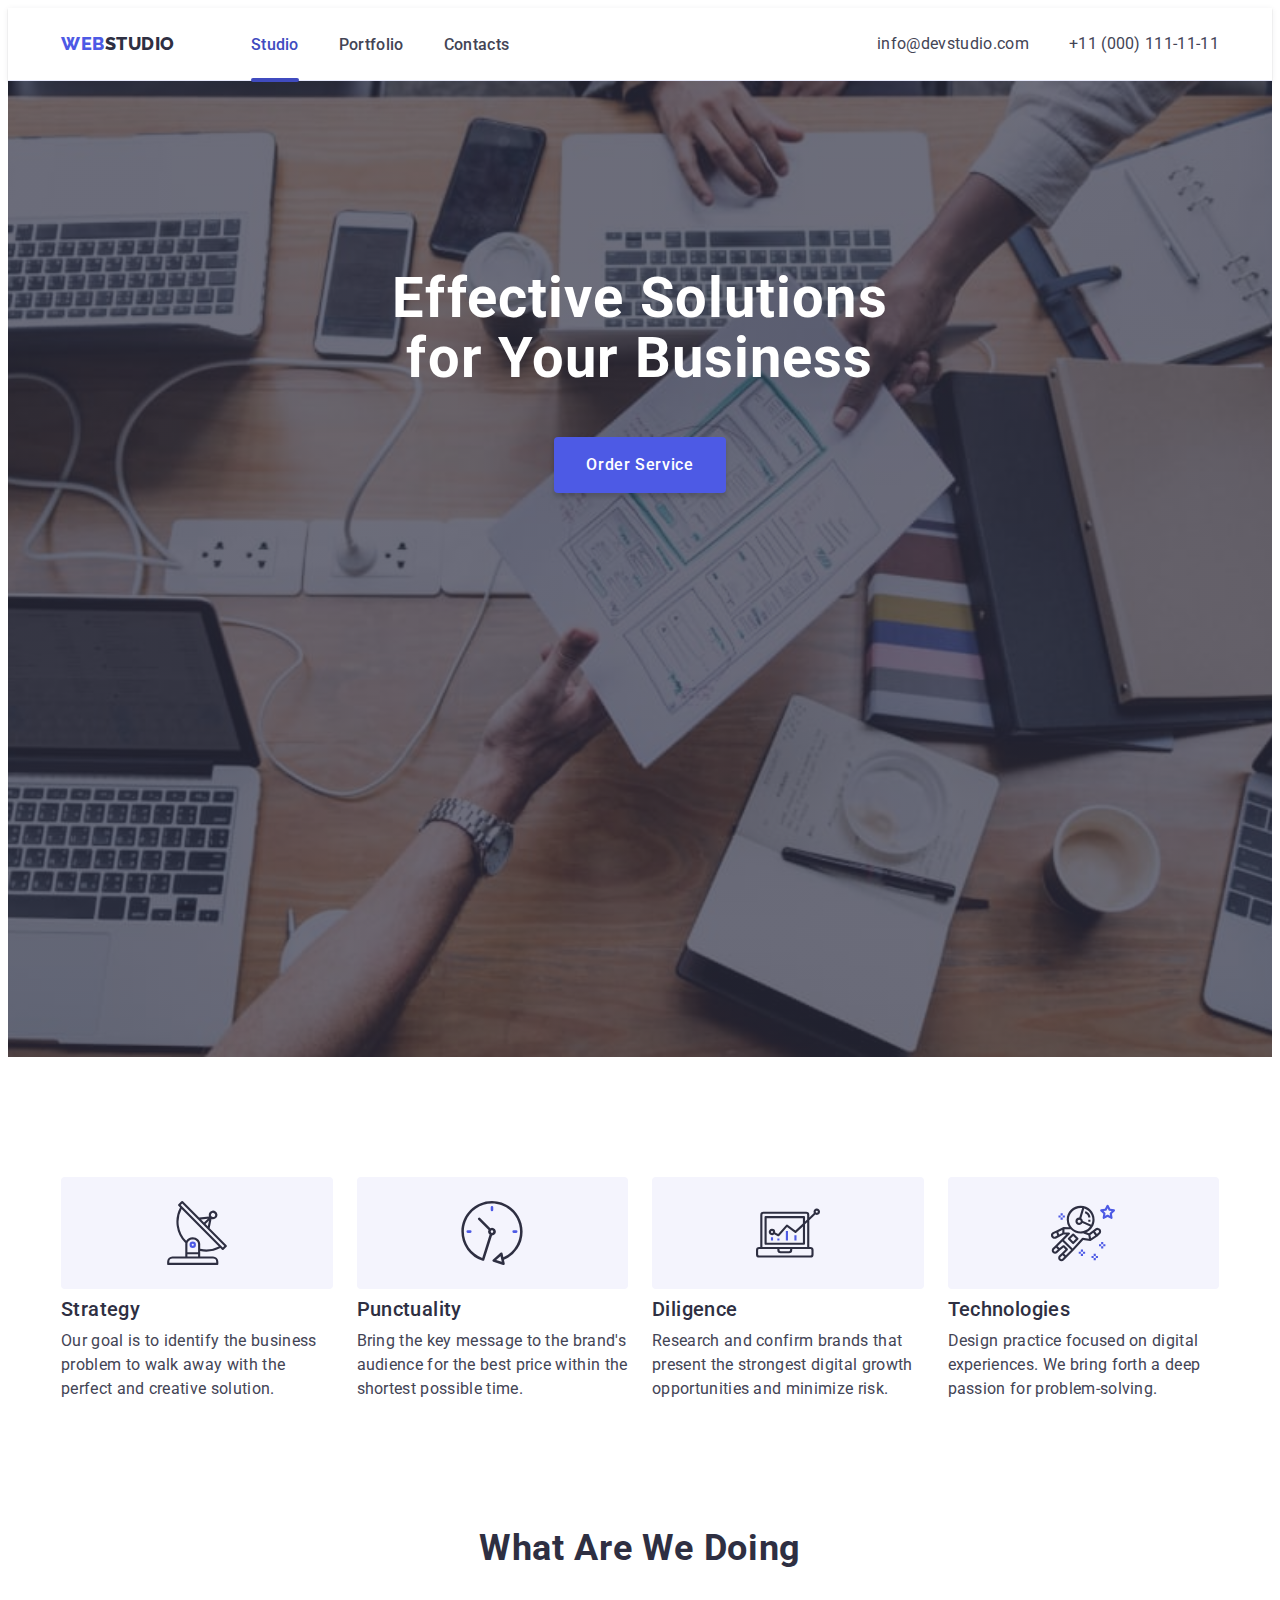
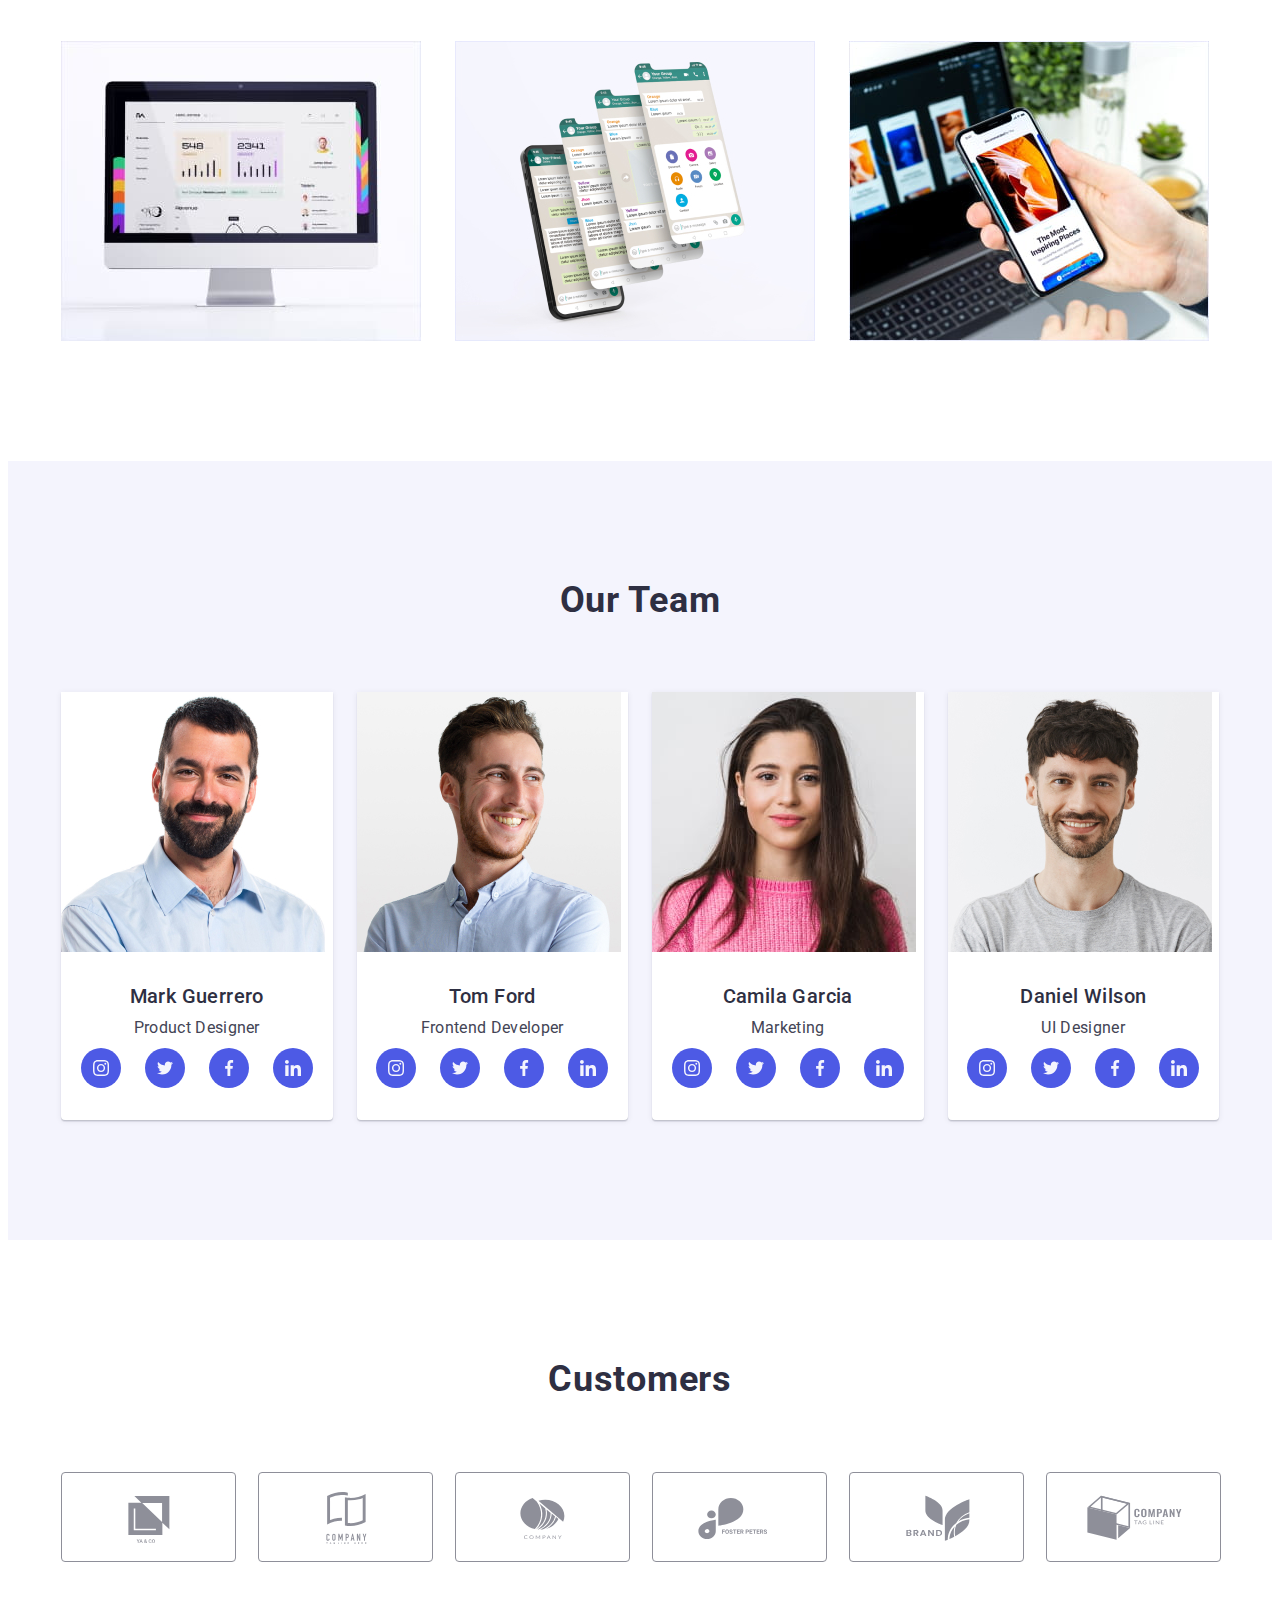
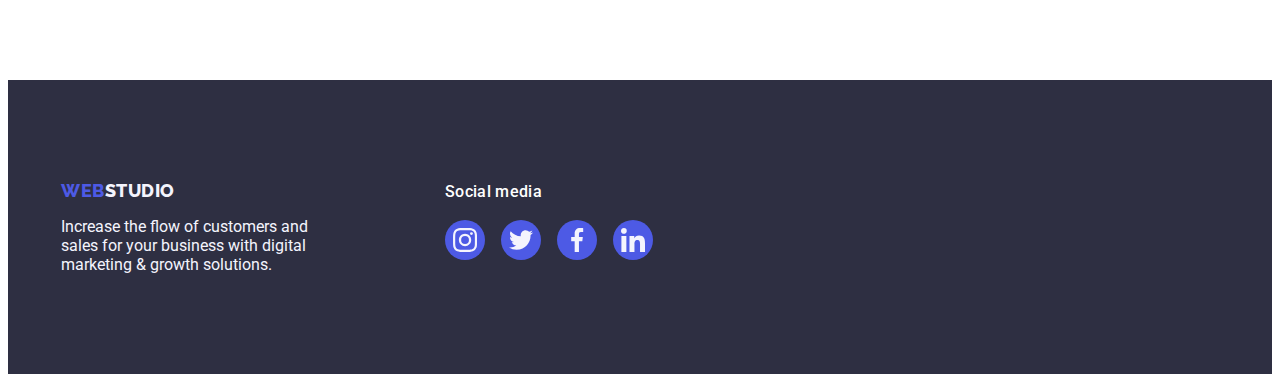
<file: index.html>
<!DOCTYPE html>
<html lang="en">
  <head>
    <meta charset="utf-8" />
    <title>Home work3</title>
    <link rel="preconnect" href="https://fonts.googleapis.com" />
    <link rel="preconnect" href="https://fonts.gstatic.com" crossorigin />
    <link
      href="https://fonts.googleapis.com/css2?family=Raleway:wght@800&family=Roboto:wght@400;500;700;900&display=swap"
      rel="stylesheet" />
    <link
      rel="stylesheet"
      href="https://cdnjs.cloudflare.com/ajax/libs/modern-normalize/1.1.0/modern-normalize.min.css"
      integrity="sha512-wpPYUAdjBVSE4KJnH1VR1HeZfpl1ub8YT/NKx4PuQ5NmX2tKuGu6U/JRp5y+Y8XG2tV+wKQpNHVUX03MfMFn9Q=="
      crossorigin="anonymous"
      referrerpolicy="no-referrer" />
    <link rel="stylesheet" href="./css/styles.css" />
  </head>

  <body>
    <header class="header-main">
      <div class="container">
        <nav class="nav-container">
          <a class="link logo" href="./index.html">Web<span class="logo-text-top">Studio</span> </a>
          <ul class="list menu-nav">
            <li class="logo-item"><a href="./index.html" class="link menu active-link">Studio</a></li>
            <li class="logo-item"><a href="./portfolio.html" class="link menu">Portfolio</a></li>
            <li class="logo-item"><a href="" class="link menu">Contacts</a></li>
          </ul>
        </nav>
        <address class="contacts">
          <ul class="list address-list">
            <li><a href="mailto:info@devstudio.com" class="link link-address">info@devstudio.com</a></li>
            <li><a href="tel:+110001111111" class="link link-address">+11 (000) 111-11-11</a></li>
          </ul>
        </address>
      </div>
    </header>
    <main>
      <!-- перша -->
      <section class="hero">
        <div class="container">
          <h1 class="solution">Effective Solutions for Your Business</h1>
          <button data-modal-open type="button" class="button">Order Service</button>
        </div>
        </section>
      <!-- друга -->
      <section class="features">
        <div class="container">
          <h2 class="visually-hidden">feature-list</h2>
          <ul class="features-list list">
            <li class="features-item">
              <div class="feature-conteiner">
              <svg class="feature-icons" width="64" height="64"><use href="./images/icons.svg#icon-antenna"></use>
              </svg> 
            </div> 
              <h3 class="header-list-item">Strategy</h3>
              <p class="feature-prg">
                Our goal is to identify the business problem to walk away with the perfect and creative solution.
              </p>
            </li>
            <li class="features-item">
              <div class="feature-conteiner">
                <svg class="feature-icons" width="64" height="64"><use href="./images/icons.svg#icon-clock"></use>
                </svg> 
              </div> 
              <h3 class="header-list-item">Punctuality</h3>
              <p class="feature-prg">
                Bring the key message to the brand's audience for the best price within the shortest possible time.
              </p>
            </li>
            <li class="features-item">
              <div class="feature-conteiner">
                <svg class="feature-icons" width="64" height="64"><use href="./images/icons.svg#icon-diagram"></use>
                </svg> 
              </div> 
              <h3 class="header-list-item">Diligence</h3>
              <p class="feature-prg">
                Research and confirm brands that present the strongest digital growth opportunities and minimize risk.
              </p>
            </li>
            <li class="features-item">
              <div class="feature-conteiner">
                <svg class="feature-icons" width="64" height="64"><use href="./images/icons.svg#icon-astronaut"></use>
                </svg> 
              </div> 
              <h3 class="header-list-item">Technologies</h3>
              <p class="feature-prg">
                Design practice focused on digital experiences. We bring forth a deep passion for problem-solving.
              </p>
            </li>
          </ul>
        </div>
      </section>
      <!-- третя -->
      <section class="projects">
        <div class="container">
          <h2 class="header-projects">What are we doing</h2>
          <ul class="projects-card list">
            <li class="projects-item">
              <a href="" class="link"> <img src="./images/pic1.jpg" alt="Projects-item" /></a>
            </li>
            <li class="projects-item">
              <a href="" class="link"> <img src="./images/pic2.jpg" alt="Projects-item" /></a>
            </li>
            <li class="projects-item">
              <a href="" class="link"> <img src="./images/pic3.jpg" alt="Projects-item" /></a>
            </li>
          </ul>
        </div>
      </section>
      <!-- четверта -->
      <section class="employees">
        <div class="container">
          <h2 class="header-projects">Our Team</h2>
           <ul class="employees-card list">
                <li class="employees-item">
              <img src="./images/pic4.jpg" alt="Product Disigner Mark Guerrero" />
              <div class="employees-text">
                <h3 class="header-list-item">Mark Guerrero</h3>
                <p class="feature-prg">Product Designer</p>
            <ul class="social-icons list">
                <li class="social-item">
                  <a href="" class="social-link">
                      <svg class="social" width="16" height="16"><use href="./images/icons.svg#icon-instagram"></use>
                      </svg></a> </li>
                <li class="social-item">
                  <a href="" class="social-link">
                      <svg class="social" width="16" height="16"><use href="./images/icons.svg#icon-twitter"></use>
                      </svg></a> </li>
                <li class="social-item">
                  <a href="" class="social-link">
                      <svg class="social" width="16" height="16"><use href="./images/icons.svg#icon-facebook"></use>
                      </svg></a></li>
                <li class="social-item">
                    <a href="" class="social-link">
                      <svg class="social" width="16" height="16"><use href="./images/icons.svg#icon-linkedin"></use>
                      </svg></a></li>
              </ul>
              </div>
            </li>
            <li class="employees-item">
              <img src="./images/pic5.jpg" alt="Frontend Developer Tom Ford" />
              <div class="employees-text">
                <h3 class="header-list-item">Tom Ford</h3>
                <p class="feature-prg">Frontend Developer</p>
 <ul class="social-icons list">
                <li class="social-item">
                  <a href="" class="social-link">
                      <svg class="social" width="16" height="16"><use href="./images/icons.svg#icon-instagram"></use>
                      </svg></a> </li>
                <li class="social-item">
                  <a href="" class="social-link">
                      <svg class="social" width="16" height="16"><use href="./images/icons.svg#icon-twitter"></use>
                      </svg></a> </li>
                <li class="social-item">
                  <a href="" class="social-link">
                      <svg class="social" width="16" height="16"><use href="./images/icons.svg#icon-facebook"></use>
                      </svg></a></li>
                <li class="social-item">
                    <a href="" class="social-link">
                      <svg class="social" width="16" height="16"><use href="./images/icons.svg#icon-linkedin"></use>
                      </svg></a></li>
              </ul>
              </div>
            </li>
            <li class="employees-item">
              <img src="./images/pic6.jpg" alt="Marketing Camila Garcia" />
              <div class="employees-text">
                <h3 class="header-list-item">Camila Garcia</h3>
                <p class="feature-prg">Marketing</p>
 <ul class="social-icons list">
                <li class="social-item">
                  <a href="" class="social-link">
                      <svg class="social" width="16" height="16"><use href="./images/icons.svg#icon-instagram"></use>
                      </svg></a> </li>
                <li class="social-item">
                  <a href="" class="social-link">
                      <svg class="social" width="16" height="16"><use href="./images/icons.svg#icon-twitter"></use>
                      </svg></a> </li>
                <li class="social-item">
                  <a href="" class="social-link">
                      <svg class="social" width="16" height="16"><use href="./images/icons.svg#icon-facebook"></use>
                      </svg></a></li>
                <li class="social-item">
                    <a href="" class="social-link">
                      <svg class="social" width="16" height="16"><use href="./images/icons.svg#icon-linkedin"></use>
                      </svg></a></li>
              </ul>
              </div>
            </li>
            <li class="employees-item">
              <img src="./images/pic7.jpg" alt="Ul Designer Daniel Wilson" />
              <div class="employees-text">
                <h3 class="header-list-item">Daniel Wilson</h3>
                <p class="feature-prg">UI Designer</p>
                 <ul class="social-icons list">
                <li class="social-item">
                  <a href="" class="social-link">
                      <svg class="social" width="16" height="16"><use href="./images/icons.svg#icon-instagram"></use>
                      </svg></a> </li>
                <li class="social-item">
                  <a href="" class="social-link">
                      <svg class="social" width="16" height="16"><use href="./images/icons.svg#icon-twitter"></use>
                      </svg></a> </li>
                <li class="social-item">
                  <a href="" class="social-link">
                      <svg class="social" width="16" height="16"><use href="./images/icons.svg#icon-facebook"></use>
                      </svg></a></li>
                <li class="social-item">
                    <a href="" class="social-link">
                      <svg class="social" width="16" height="16"><use href="./images/icons.svg#icon-linkedin"></use>
                      </svg></a></li>
              </ul>
              </div>
            </li>
          </ul>
        </div>
      </section>

      <!-- пята -->
      <section class="customers">
        <div class="container">
          <h2 class="header-projects">Customers</h2>
            <ul class="customers-card list">
              <li class="customers-item">
                <a href="" class="customers-link link">
                  <svg width="104" height="56" class="customers-list-icon">
                    <use href="./images/icons.svg#icon-first"></use>
                  </svg>
                </a>
              </li>
              <li class="customers-item">
              <a href="" class="customers-link link">
                <svg width="104" height="56" class="customers-list-icon">
                  <use href="./images/icons.svg#icon-second"></use>
                </svg>
              </a>
            </li>
            <li class="customers-item">
                <a href="" class="customers-link link">
                <svg width="104" height="56" class="customers-list-icon">
                  <use href="./images/icons.svg#icon-third"></use>
                </svg>
              </a>
            </li>
            <li class="customers-item">
                <a href="" class="customers-link link">
                <svg width="104" height="56" class="customers-list-icon">
                  <use href="./images/icons.svg#icon-fourth"></use>
                </svg>
              </a>
            </li>
            <li class="customers-item">
                <a href="" class="customers-link link">
                <svg width="104" height="56" class="customers-list-icon">
                  <use href="./images/icons.svg#icon-fifth"></use>
                </svg>
              </a>
            </li>
            <li class="customers-item">
                <a href="" class="customers-link link">
                <svg width="104" height="56" class="customers-list-icon">
                  <use href="./images/icons.svg#icon-sixth"></use>
                </svg>
              </a>
            </li>
            </ul>
          </div>
      </section>

    </main>

    <footer class="bottom">
      <div class="container bottom-container">
      <div class="bottom-logo-container">
          
        <a class="logo link" href="./index.html"> Web<span class="logo-text-bottom">Studio</span></a>
        <p class="text-bottom">
          Increase the flow of customers and sales for your business with digital marketing & growth solutions.
        </p>
     
      </div>
      <div class="social list">
        <p class="text-social">Social media</p> 
        <ul class="social-container list">
        <li class="social-item">
          <a href="" class="footer-link">
              <svg class="social" width="24" height="24"><use href="./images/icons.svg#icon-instagram"></use>
              </svg>
            </a> 
            </li>
        <li class="social-item">
          <a href="" class="footer-link">
              <svg class="social" width="24" height="24"><use href="./images/icons.svg#icon-twitter"></use>
              </svg>
            </a> 
          </li>
        <li class="social-item">
          <a href="" class="footer-link">
              <svg class="social" width="24" height="24">
                <use href="./images/icons.svg#icon-facebook"></use>
              </svg>
            </a>
            </li>
        <li class="social-item">
            <a href="" class="footer-link">
              <svg class="social" width="24" height="24">
                <use href="./images/icons.svg#icon-linkedin"></use>
              </svg>
            </a>
            </li>
            </ul> 
          </div> 
        </div>
       </footer>
       
       <div data-modal class="backdrop is-hidden">
    <div class="modal">
      <button data-modal-close class="modal-close-btn" type="button">
        <svg class="close" width="8" height="8"> 
          <use href="./images/icons.svg#icon-close-black"></use>
        </svg>
      </button>
      

    </div>
  </div>
   
    <script src="./js/modal.js"></script>
  </body>
</html>
</file>
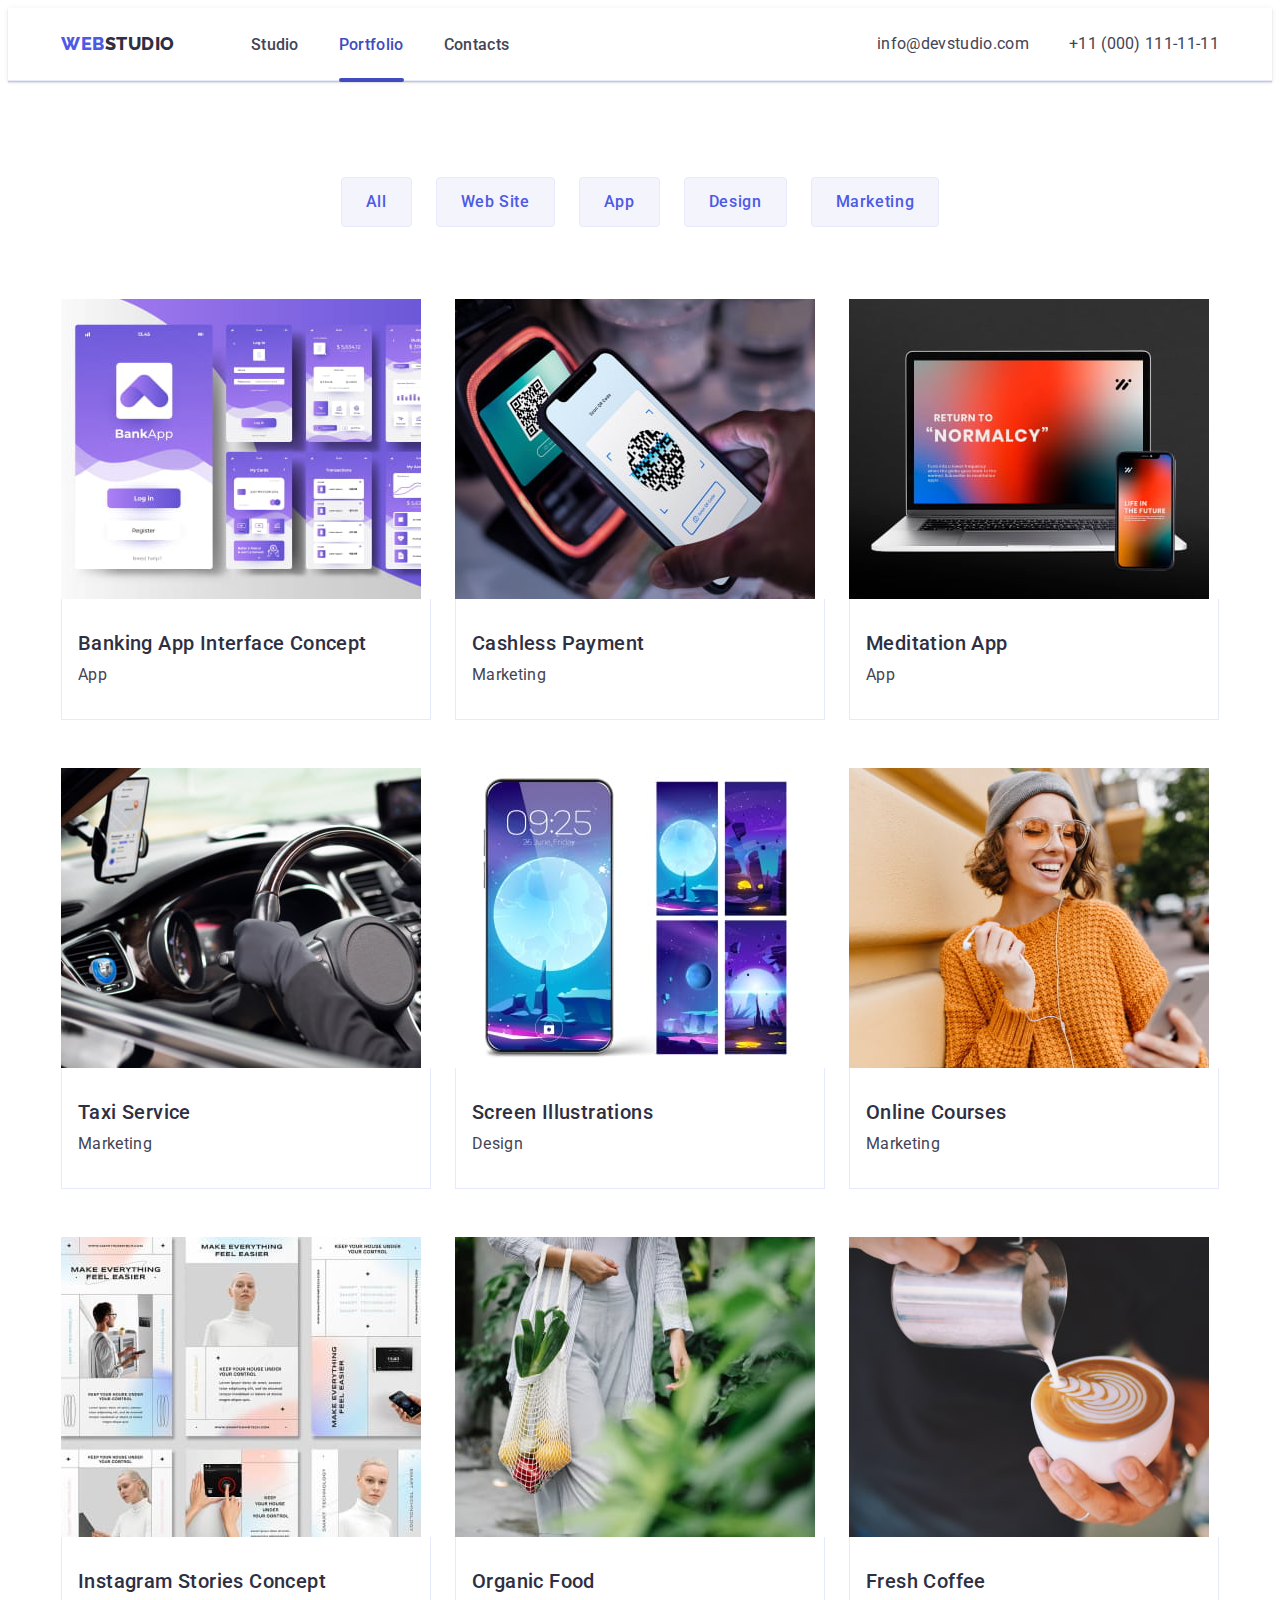
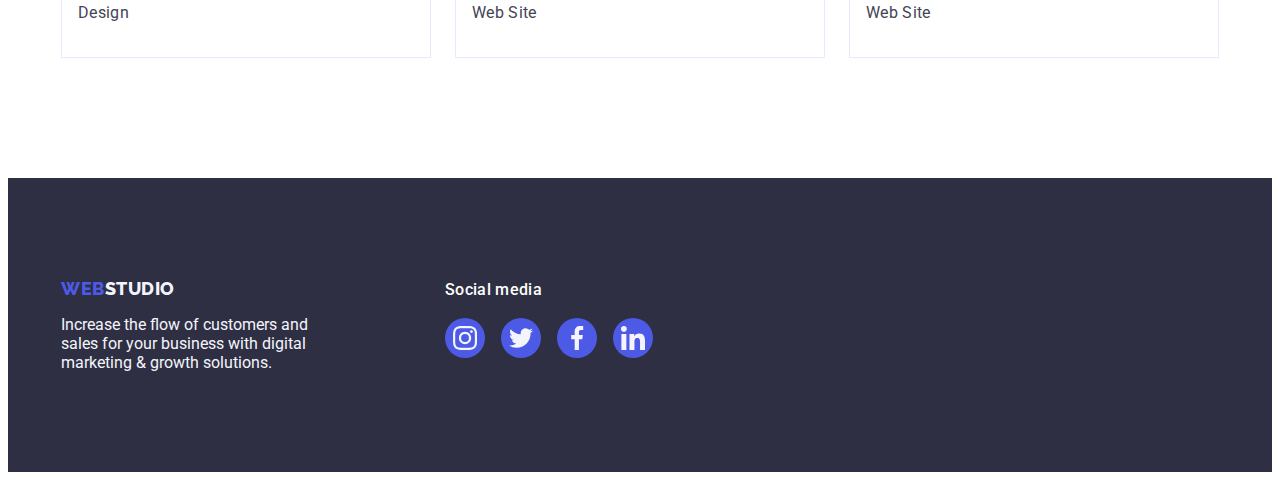
<file: portfolio.html>
<!DOCTYPE html>
<html lang="en">
  <head>
    <meta charset="utf-8" />
    <title>Home work3 portfolio</title>
    <link rel="preconnect" href="https://fonts.googleapis.com" />
    <link rel="preconnect" href="https://fonts.gstatic.com" crossorigin />

    <link
      href="https://fonts.googleapis.com/css2?family=Raleway:wght@800&family=Roboto:wght@400;500;700;900&display=swap"
      rel="stylesheet" />
    <link
      rel="stylesheet"
      href="https://cdnjs.cloudflare.com/ajax/libs/modern-normalize/1.1.0/modern-normalize.min.css"
      integrity="sha512-wpPYUAdjBVSE4KJnH1VR1HeZfpl1ub8YT/NKx4PuQ5NmX2tKuGu6U/JRp5y+Y8XG2tV+wKQpNHVUX03MfMFn9Q=="
      crossorigin="anonymous"
      referrerpolicy="no-referrer" />
    <link rel="stylesheet" href="./css/styles.css" />
  </head>

  <body>
    <header class="header-main">
      <div class="container">
        <nav class="nav-container">
          <a class="logo link" href="./index.html">Web<span class="logo-text-top">Studio</span> </a>
          <ul class="list menu-nav">
            <li class="logo-item"><a href="./index.html" class="link menu">Studio</a></li>
            <li class="logo-item"><a href="./portfolio.html" class="link menu active-link">Portfolio</a></li>
            <li class="logo-item"><a href="" class="link menu">Contacts</a></li>
          </ul>
        </nav>
        <address class="contacts">
          <ul class="list address-list">
            <li><a href="mailto:info@devstudio.com" class="link link-address">info@devstudio.com</a></li>
            <li><a href="tel:+110001111111" class="link link-address">+11 (000) 111-11-11</a></li>
          </ul>
        </address>
      </div>
    </header>
    <!-- перша -->
    <main>
      <section class="btn">
        <div class="container">
          <h1 class="visually-hidden">route</h1>
          <ul class="list list-btn">
            <li class="btn-item">
              <button type="button" class="active filter-btn">All</button>
            </li>
            <li class="btn-item">
              <button type="button" class="active filter-btn">Web Site</button>
            </li>
            <li class="btn-item">
              <button type="button" class="active filter-btn">App</button>
            </li>
            <li class="btn-item">
              <button type="button" class="active filter-btn">Design</button>
            </li>
            <li class="btn-item">
              <button type="button" class="active filter-btn">Marketing</button>
            </li>
          </ul>
          <!-- список -->
          <ul class="portfolio-card list">
            <li class="portfolio-item">
              <a href="" class="portfolio-link link">
                <div class="card-overlay"> 
                <img src="./images/img11.jpg" alt="Bank app" />
                <p class="overlay">14 Stylish and User-Friendly App Design Concepts · Task Manager App · Calorie Tracker App · Exotic Fruit Ecommerce App · Cloud Storage App</p>
                </div>
                <div class="card-text">
                  <h2 class="portfolio-header">Banking App Interface Concept</h2>
                  <p class="portfolio-prg">App</p>
                </div>
              </a>
            </li>
            <li class="portfolio-item">
              <a href="" class="portfolio-link link">
                <div class="card-overlay"> 
                  <img src="./images/img12.jpg" alt="Bank app" />
                  <p class="overlay">14 Stylish and User-Friendly App Design Concepts · Task Manager App · Calorie Tracker App · Exotic Fruit Ecommerce App · Cloud Storage App</p>
                  </div>
                <div class="card-text">
                  <h2 class="portfolio-header">Cashless Payment</h2>
                  <p class="portfolio-prg">Marketing</p>
                </div>
              </a>
            </li>
            <li class="portfolio-item">
              <a href="" class="portfolio-link link">
                <div class="card-overlay"> 
                  <img src="./images/img13.jpg" alt="Bank app" />
                  <p class="overlay">14 Stylish and User-Friendly App Design Concepts · Task Manager App · Calorie Tracker App · Exotic Fruit Ecommerce App · Cloud Storage App</p>
                  </div>
                <div class="card-text">
                  <h2 class="portfolio-header">Meditation App</h2>
                  <p class="portfolio-prg">App</p>
                </div>
              </a>
            </li>
            <li class="portfolio-item">
              <a href="" class="portfolio-link link">
                <div class="card-overlay"> 
                  <img src="./images/img14.jpg" alt="Bank app" />
                  <p class="overlay">14 Stylish and User-Friendly App Design Concepts · Task Manager App · Calorie Tracker App · Exotic Fruit Ecommerce App · Cloud Storage App</p>
                  </div>
                <div class="card-text">
                  <h2 class="portfolio-header">Taxi Service</h2>
                  <p class="portfolio-prg">Marketing</p>
                </div>
              </a>
            </li>
            <li class="portfolio-item">
              <a href="" class="portfolio-link link">
                <div class="card-overlay"> 
                  <img src="./images/img15.jpg" alt="Bank app" />
                  <p class="overlay">14 Stylish and User-Friendly App Design Concepts · Task Manager App · Calorie Tracker App · Exotic Fruit Ecommerce App · Cloud Storage App</p>
                  </div>
                <div class="card-text">
                  <h2 class="portfolio-header">Screen Illustrations</h2>
                  <p class="portfolio-prg">Design</p>
                </div>
              </a>
            </li>
            <li class="portfolio-item">
              <a href="" class="portfolio-link link">
                <div class="card-overlay"> 
                  <img src="./images/img16.jpg" alt="Bank app" />
                  <p class="overlay">14 Stylish and User-Friendly App Design Concepts · Task Manager App · Calorie Tracker App · Exotic Fruit Ecommerce App · Cloud Storage App</p>
                  </div>
                <div class="card-text">
                  <h2 class="portfolio-header">Online Courses</h2>
                  <p class="portfolio-prg">Marketing</p>
                </div>
              </a>
            </li>
            <li class="portfolio-item">
              <a href="" class="portfolio-link link">
                <div class="card-overlay"> 
                  <img src="./images/img17.jpg" alt="Bank app" />
                  <p class="overlay">14 Stylish and User-Friendly App Design Concepts · Task Manager App · Calorie Tracker App · Exotic Fruit Ecommerce App · Cloud Storage App</p>
                  </div>
                <div class="card-text">
                  <h2 class="portfolio-header">Instagram Stories Concept</h2>
                  <p class="portfolio-prg">Design</p>
                </div>
              </a>
            </li>
            <li class="portfolio-item">
              <a href="" class="portfolio-link link">
                <div class="card-overlay"> 
                  <img src="./images/img18.jpg" alt="Bank app" />
                  <p class="overlay">14 Stylish and User-Friendly App Design Concepts · Task Manager App · Calorie Tracker App · Exotic Fruit Ecommerce App · Cloud Storage App</p>
                  </div>
                <div class="card-text">
                  <h2 class="portfolio-header">Organic Food</h2>
                  <p class="portfolio-prg">Web Site</p>
                </div>
              </a>
            </li>
            <li class="portfolio-item">
              <a href="" class="portfolio-link link">
                <div class="card-overlay"> 
                  <img src="./images/img19.jpg" alt="Bank app" />
                  <p class="overlay">14 Stylish and User-Friendly App Design Concepts · Task Manager App · Calorie Tracker App · Exotic Fruit Ecommerce App · Cloud Storage App</p>
                  </div>
                <div class="card-text">
                  <h2 class="portfolio-header">Fresh Coffee</h2>
                  <p class="portfolio-prg">Web Site</p>
                </div>
              </a>
            </li>
          </ul>
        </div>
      </section>
    </main>

    <footer class="bottom">
      <div class="container bottom-container">
      <div class="bottom-logo-container">
          
        <a class="logo link" href="./index.html"> Web<span class="logo-text-bottom">Studio</span></a>
        <p class="text-bottom">
          Increase the flow of customers and sales for your business with digital marketing & growth solutions.
        </p>
     
      </div>
      <div class="social list">
        <p class="text-social">Social media</p> 
        <ul class="social-container list">
        <li class="social-item">
          <a href="" class="footer-link">
              <svg class="social" width="24" height="24"><use href="./images/icons.svg#icon-instagram"></use>
              </svg>
            </a> 
            </li>
        <li class="social-item">
          <a href="" class="footer-link">
              <svg class="social" width="24" height="24"><use href="./images/icons.svg#icon-twitter"></use>
              </svg>
            </a> 
          </li>
        <li class="social-item">
          <a href="" class="footer-link">
              <svg class="social" width="24" height="24"><use href="./images/icons.svg#icon-facebook"></use>
              </svg>
            </a>
            </li>
        <li class="social-item">
            <a href="" class="footer-link">
              <svg class="social" width="24" height="24"><use href="./images/icons.svg#icon-linkedin"></use>
              </svg>
            </a>
            </li>
            </ul> 
          </div> 
        </div>
    </footer>
  </body>
</html>
</file>
<file: css/styles.css>
:root {
    --CORNFLOWER: #E7E9FC;
    --WHITE: #ffffff;
    --NAVY_BLUE: #2E2F42;
    --IRIS: #4D5AE5;
    --OCEAN: #404BBF;
    --CLOUD: #F4F4FD;
    --SLATE: #434455;
    --BORDER-CUSTOMER: #8E8F99;
    --GREY: #f4f4fd;
    --GREEN: #31d0aa;
    --MODAL_BACKROUND: #FCFCFC;
    --MODAL_OVERLAY: #2E2F42;
}
body {
    font-family: 'Roboto', sans-serif;
    background-color: var(--WHITE);
    color: var(--SLATE);
}
header {
    border-bottom: 1px solid var(--CORNFLOWER);
    box-shadow: 0px 2px 1px rgba(46, 47, 66, 0.08), 0px 1px 1px rgba(46, 47, 66, 0.16), 0px 1px 6px rgba(46, 47, 66, 0.08);
}
ul, ol, h1, h2, h3, p {
    padding: 0;
    margin: 0;
}
img {
    display: block;
    max-width: 100%;
    height: auto;
}
nav {
    display: flex;
}
.header-main > .container {
    display: flex;
    justify-content: space-between;
}
.container { 
    max-width: 1158px;
    padding: 0 15px; 
    margin: 0 auto; 
}
.hero > .container {
    text-align: center;
}
.nav-container {
    align-items: center;
}
.list {
    list-style-type: none;
}
.menu-nav {
    position: relative;
    display: flex;
    gap: 40px;
}
.menu {
    position: relative;    
    transition: color 250ms cubic-bezier(0.4, 0, 0.2, 1);
    font-weight: 500;
    font-size: 16px;
    line-height: 1.5;
    letter-spacing: 0.02em;
    color: var(--SLATE);
    bottom: -1px;
    padding: 24px 0;
    }

.active-link {
    color: #404bbf
}
.active-link::after {
    position: absolute;
    content: '';
    display: block;
    left: 0;
    bottom: -1px;
    width: 100%;
    height: 4px;
    background-color: var(--OCEAN);
    border-radius: 2px;
  }
 
 .link {
    text-decoration: none;
}
.address-list {
    display: flex;
    gap: 40px;
}
.contacts {
font-style: normal;
}
.link-address {
    display: block;
    transition: color 250ms cubic-bezier(0.4, 0, 0.2, 1);
    font-weight: 400;
    font-size: 16px;
    line-height: 1.5;
    letter-spacing: 0.02em;
    color: var(--SLATE);
    text-decoration: none;
    padding: 24px 0;
 
}
.logo {
    display: block;
    text-transform: uppercase;    
    color: var(--IRIS);
    font-family: 'Raleway', sans-serif;
    font-weight: 800;
    font-size: 18px;
    line-height: 1.17;
    letter-spacing: 0.03em;
}
header .logo {
    margin-right: 76px;
}
.logo-item {
    display: flex;
}

.link:hover,
.link:focus {
    color: var(--OCEAN);

    }
.logo-text-top {
    color: var(--NAVY_BLUE);
    }
.hero {
    max-width: 1440px;
    height: 600px;
    background-image: linear-gradient(
    rgba(46, 47, 66, 0.7), rgba(46, 47, 66, 0.7)
        ),
    url(../images/img-name.jpg);
    background-repeat: no-repeat;
    background-position: center;
    background-size: cover;
    margin-left: auto;
    margin-right: auto;
    padding: 188px 0px;
    }
.header-list-item {
    font-weight: 500;
    font-size: 20px;
    line-height: 1.2;
    letter-spacing: 0.02em;
    color: var(--NAVY_BLUE);
    margin-bottom: 8px;
}
.features {
    padding: 120px 0 120px;
}
.visually-hidden {
    position: absolute;
    width: 1px;
    height: 1px;
    margin: -1px;
    border: 0;
    padding: 0;
    white-space: nowrap;
    clip-path: inset(100%);
    clip: rect(0 0 0 0);
    overflow: hidden;
    margin-bottom: 8px;
}
.features-list {
    display: flex;
    flex-wrap: wrap;
    gap: 24px;
}
.features-item {
    font-weight: 500;
    flex-basis: calc((100% - 72px) / 4);    
    font-size: 16px;
    line-height: 1.5;
    letter-spacing: 0.02em;
}
.feature-prg {
    line-height: 1.5;
    font-weight: 400;
    font-size: 16px;
    letter-spacing: 0.02em;
    color: var(--SLATE);
    margin-bottom: 8px;
}
.feature-conteiner {
    display: flex;
    justify-content: center;
    align-items: center;
    height: 112px;
    margin-bottom: 8px;
    background-color: var(--CLOUD);
    border-radius: 4px;
}
.feature-icons {
    object-fit: cover;
}
.social-icons {
    display: flex;
    gap: 24px;
    justify-content: center;
}
.social-item {
    width: 40px;
    height: 40px;
}
.social-container {
    display: flex; 
    gap: 16px; 
}
.social {
   fill: var(--CLOUD);
}
.social-link,
.footer-link {
    display: flex;
    transition: background-color 250ms cubic-bezier(0.4, 0, 0.2, 1);
    background-color: var(--IRIS);
    justify-content: center;
    align-items: center;
    height: 100%;
    width: 100%;
    border-radius: 50%;
      
}
.social-link:hover,
.social-link:focus {
    background-color: var(--OCEAN);
 
}
.footer-link:hover,
.footer-link:focus {
    background-color: var(--GREEN);

}
.projects {
    padding-bottom: 120px; 
}
.projects-item {
    flex-basis: calc((100% - 48px) / 3);
}
.projects-card {
    display: flex;
    flex-wrap: wrap;
    gap: 24px;
}
.header-projects {
   font-size: 36px;
   line-height: 1.1;
   text-align: center;
   letter-spacing: 0.02em;
   text-transform: capitalize;
   color: var(--NAVY_BLUE);
   margin-bottom: 72px;
}
.solution {
    color: var(--WHITE);
    font-weight: 700;
    max-width: 496px;
    font-size: 56px;
    line-height: 1.07;
    letter-spacing: 0.02em;
    margin: 0 auto;
}
.button {
    display: block; 
    transition: background-color 250ms cubic-bezier(0.4, 0, 0.2, 1);
    font-family: inherit;
    font-size: 16px;
    font-weight: 500;
    line-height: 1.5;
    letter-spacing: 0.04em;
    padding: 16px 32px;
    background-color: var(--IRIS);
    box-shadow: 0px 4px 4px rgba(0, 0, 0, 0.15);
    border-radius: 4px;
    color: var(--WHITE);
    cursor: pointer;
    margin: 48px auto 0;
    min-width: 169px; 
    height: 56px;
    border: none; 

}
.button:hover,
.button:focus {
    background-color: var(--OCEAN);
        }
.employees {
    background-color: var(--CLOUD);
    padding: 120px 0;
}
.employees-card{
    display: flex;
    flex-wrap: wrap;
    gap: 24px;
}
.employees-item {
    flex-basis: calc((100% - 72px) / 4); 
    background-color: var(--WHITE);
    width: 264px;
    box-shadow: 0px 1px 6px rgba(46, 47, 66, 0.08), 0px 1px 1px rgba(46, 47, 66, 0.16), 0px 2px 1px rgba(46, 47, 66, 0.08);
    border-radius: 0px 0px 4px 4px;
 }
 .employees-text {
    padding: 32px 16px;
    text-align: center;
    padding: 32px 0;
 }

    .customers {
      padding-top: 120px;
      padding-bottom: 120px;  
    }
   
    .customer .header-projects {
       line-height: 1.1;  
    }

    .customers-link:hover,
    .customers-link:focus {
       border-color: var(--OCEAN);
       }

 .customers-card {
    display: flex;
    gap: 24px;
 }
 .customers-icon {
    fill: var(--GREY);
 }
 .customers-item {
    height: 88px;
    width: calc((100% - 120px) / 6);
 }
 .customers-link {
    display: flex;
    transition: border-color 250ms cubic-bezier(0.4, 0, 0.2, 1), color 250ms cubic-bezier(0.4, 0, 0.2, 1); 
    gap: 24px;
    border: 1px solid var(--BORDER-CUSTOMER);
    color: var(--BORDER-CUSTOMER);
    border-radius: 4px;
    width: 100%;
    height: 100%;
    justify-content: center;
    align-items: center;
 
 }
 .customers-list-icon {
    fill: currentColor;
}
 .container .bottom{
   display: flex; 
   align-items: baseline;
   margin-right: 120px;
 }

 .text-social {
    font-weight: 500;
    font-size: 16px;
    line-height: 1.5;
    letter-spacing: 0.02em;
    color: var(--WHITE);
    margin-bottom: 16px;
 }
 .logo-text-bottom{
    color: var(--CLOUD);
}
.text-bottom{
    color: var(--CLOUD);
    width: 264px;
}
.bottom {
    background-color: var(--NAVY_BLUE);
    padding: 100px 0;
}
.bottom-logo-container{
    margin-right: 120px;
}
.bottom-container {    
    display: flex;
    align-items: baseline;
}
.bottom .logo {
    display: inline-block;
    transition: color 250ms cubic-bezier(0.4, 0, 0.2, 1);
    margin-bottom: 16px;
   
    }
footer .social-icons {
    display: flex;
    gap: 16px;
}
 /**
   |============================
   | portfolio 
   |============================
 */
.btn {
    padding: 96px 0 120px;
   }

.list-btn{
    display: flex;
    justify-content: center;
    margin-bottom: 72px;
    gap: 24px;
}

.filter-btn {
    transition: color 250ms cubic-bezier(0.4, 0, 0.2, 1), background-color 250ms cubic-bezier(0.4, 0, 0.2, 1), border-color 250ms cubic-bezier(0.4, 0, 0.2, 1), box-shadow 250ms cubic-bezier(0.4, 0, 0.2, 1);
    font-weight: 500;
    font-size: 16px;
    font-family: inherit;
    line-height: 1.5;
    letter-spacing: 0.04em;
    color: var(--IRIS);
    background-color: var(--CLOUD); 
    cursor: pointer;
    border: 1px solid var(--CORNFLOWER);
    border-radius: 4px;
    padding: 12px 24px;
   
}
.filter-btn:focus,
.filter-btn:focus {
    color: var(--WHITE);
    background-color: var(--OCEAN);
    border: 1px solid transparent;
      } 
  
.active:active {
    color: var(--OCEAN);
    box-shadow: 0px 3px 1px rgba(0, 0, 0, 0.1), 0px 2px 1px rgba(0, 0, 0, 0.08), 0px 2px 2px rgba(0, 0, 0, 0.12);
}
.active:hover,
.active:focus {
    box-shadow: 0px 3px 1px rgba(0, 0, 0, 0.1), 0px 2px 1px rgba(0, 0, 0, 0.08), 0px 2px 2px rgba(0, 0, 0, 0.12);
    }
.portfolio-card {
    display: flex;
    flex-wrap: wrap;
    row-gap: 48px;   
    column-gap: 24px
}

.overlay {
    position: absolute;
    transform: translateY(100%);
    transition: transform 250ms cubic-bezier(0.4, 0, 0.2, 1);
    top:0;
    left: 0;
    width: 100%;
    height: 100%;  
    font-size: 16px;
    line-height: 1.5;
    letter-spacing: 0.02em;
    color: #F4F4FD;
    background-color: var(--IRIS);
    padding: 40px 32px;
 }

.card-overlay{
    position: relative;
    overflow: hidden;
}
.card-text {
    transition: transform 250ms cubic-bezier(0.4, 0, 0.2, 1);
    padding: 32px 16px;
    border: 1px solid var(--CORNFLOWER);
    border-top: none;
}    
.card-text:hover { 
    box-shadow: 0px 1px 6px rgba(46, 47, 66, 0.08), 0px 1px 1px rgba(46, 47, 66, 0.16), 0px 2px 1px rgba(46, 47, 66, 0.08);
}
.portfolio-item {
    flex-basis: calc((100% - 48px) / 3);
}
.portfolio-link {   
    display: block; 
    transition: box-shadow 250ms cubic-bezier(0.4, 0, 0.2, 1);
    position: relative;  
}
.portfolio-link:hover .overlay,
.portfolio-link:focus .overlay {
    transform: translateY(0%);
    }
.portfolio-link:hover,
.portfolio-link:focus {
   box-shadow: 0px 1px 6px rgba(46, 47, 66, 0.08), 0px 1px 1px rgba(46, 47, 66, 0.16), 0px 2px 1px rgba(46, 47, 66, 0.08);  
}

.portfolio-header {
    font-weight: 500;
    font-size: 20px;
    line-height: 1.2;
    letter-spacing: 0.02em;
    color: var(--NAVY_BLUE);
    margin-bottom: 8px;
}
.portfolio-prg {
    font-weight: 400;
    font-size: 16px;
    line-height: 1.5;
    letter-spacing: 0.02em;
    color: var(--SLATE);
}
.backdrop {
    position: fixed;
    top: 0;
    left: 0;
    width: 100%;
    height: 100%;
    background-color: rgba(46, 47, 66, 0.4);
    transition: opacity 250ms cubic-bezier(0.4, 0, 0.2, 1), visibility 250ms cubic-bezier(0.4, 0, 0.2, 1);
}
.is-hidden {
    pointer-events: none;  
    visibility: hidden; 
    opacity: 0;
}
.modal {
    position: absolute;
    transition: transform 250ms cubic-bezier(0.4, 0, 0.2, 1);
    transform: translate(-50%, -50%) scale(1); 
    top: 50%;
    left: 50%;
    width: 408px;
    min-height: 576px; 
    background: #fcfcfc;
    box-shadow: 0px 1px 1px rgba(0, 0, 0, 0.14), 0px 1px 3px rgba(0, 0, 0, 0.12), 0px 2px 1px rgba(0, 0, 0, 0.2);
    border-radius: 4px; 
}
 .backdrop.is-hidden .modal {
    transform: translate(-50%, -50%) scale(1.5);
 }
.modal:hover {
    fill: #ffffff
}

.modal-close-btn {
    position: absolute; 
    transition: background-color 250ms cubic-bezier(0.4, 0, 0.2, 1), border 250ms cubic-bezier(0.4, 0, 0.2, 1);
    background-color: #e7e9fc; 
    color: var(--NAVY_BLUE);
    top: 24px; 
    right: 24px;
    width: 24px; 
    height: 24px; 
    border-radius: 50%; 
    display: flex; 
    align-items: center; 
    justify-content: center; 
    border: 1px solid rgba(0, 0, 0, 0.1); 
    padding: 0; 
    cursor: pointer; 
}
.modal-close-btn:hover,
.modal-close-btn:focus {
    background-color: var(--OCEAN);
    color: var(--WHITE);
    border: none; 
}
.modal-close-icon {
  transition: fill 250ms cubic-bezier(0.4, 0, 0.2, 1); 

}
.close {
    transition: fill 250ms cubic-bezier(0.4, 0, 0.2, 1);
    fill: currentColor;
}
</file>
